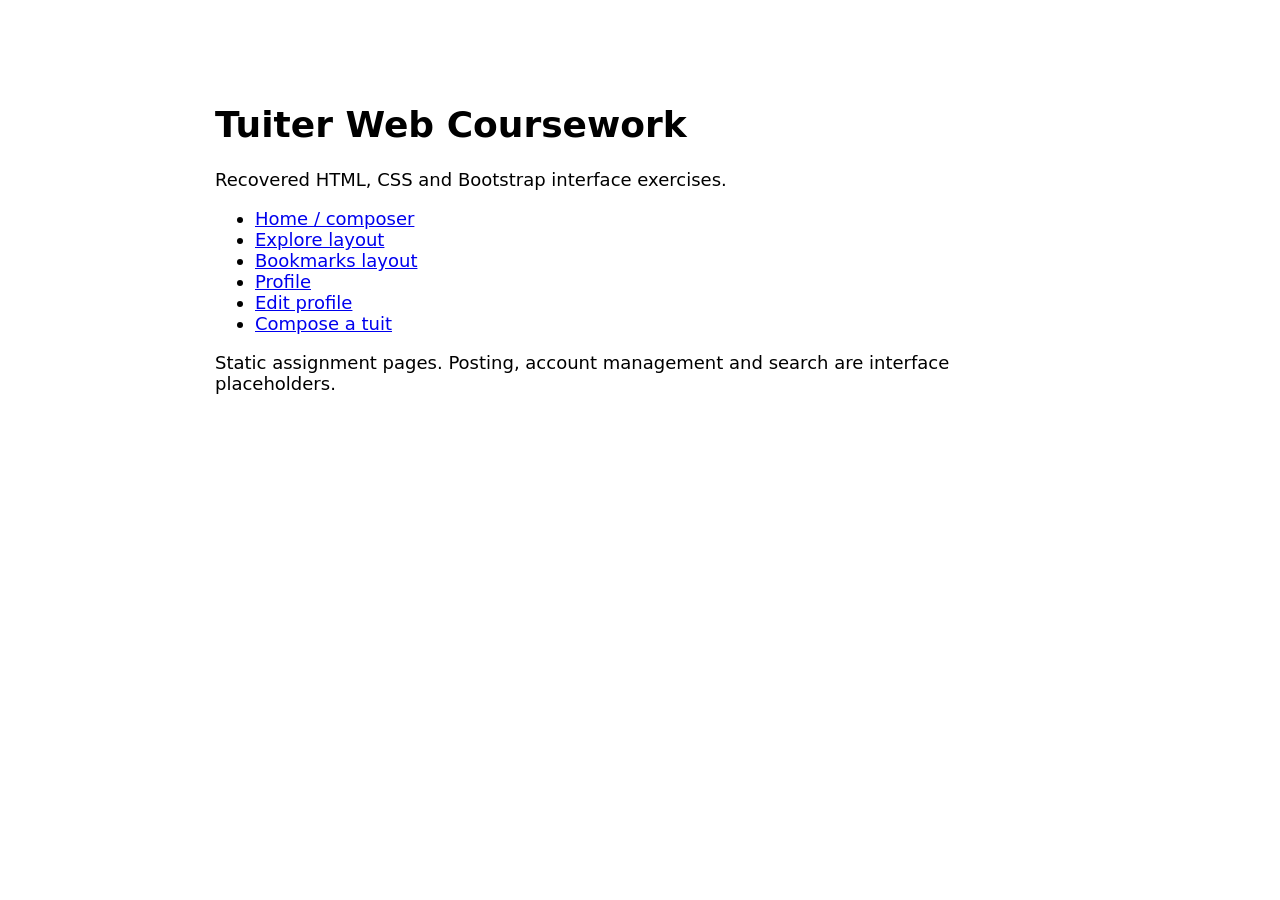
<file: index.html>
<!doctype html><html lang="en"><meta charset="utf-8"><meta name="viewport" content="width=device-width,initial-scale=1"><title>Tuiter Coursework</title><body style="font:18px system-ui;max-width:850px;margin:60px auto;padding:20px"><h1>Tuiter Web Coursework</h1><p>Recovered HTML, CSS and Bootstrap interface exercises.</p><ul><li><a href="home.html">Home / composer</a></li><li><a href="explore/index.html">Explore layout</a></li><li><a href="bookmarks/index.html">Bookmarks layout</a></li><li><a href="profile.html">Profile</a></li><li><a href="edit-profile.html">Edit profile</a></li><li><a href="tuit.html">Compose a tuit</a></li></ul><p>Static assignment pages. Posting, account management and search are interface placeholders.</p></body></html>
</file>
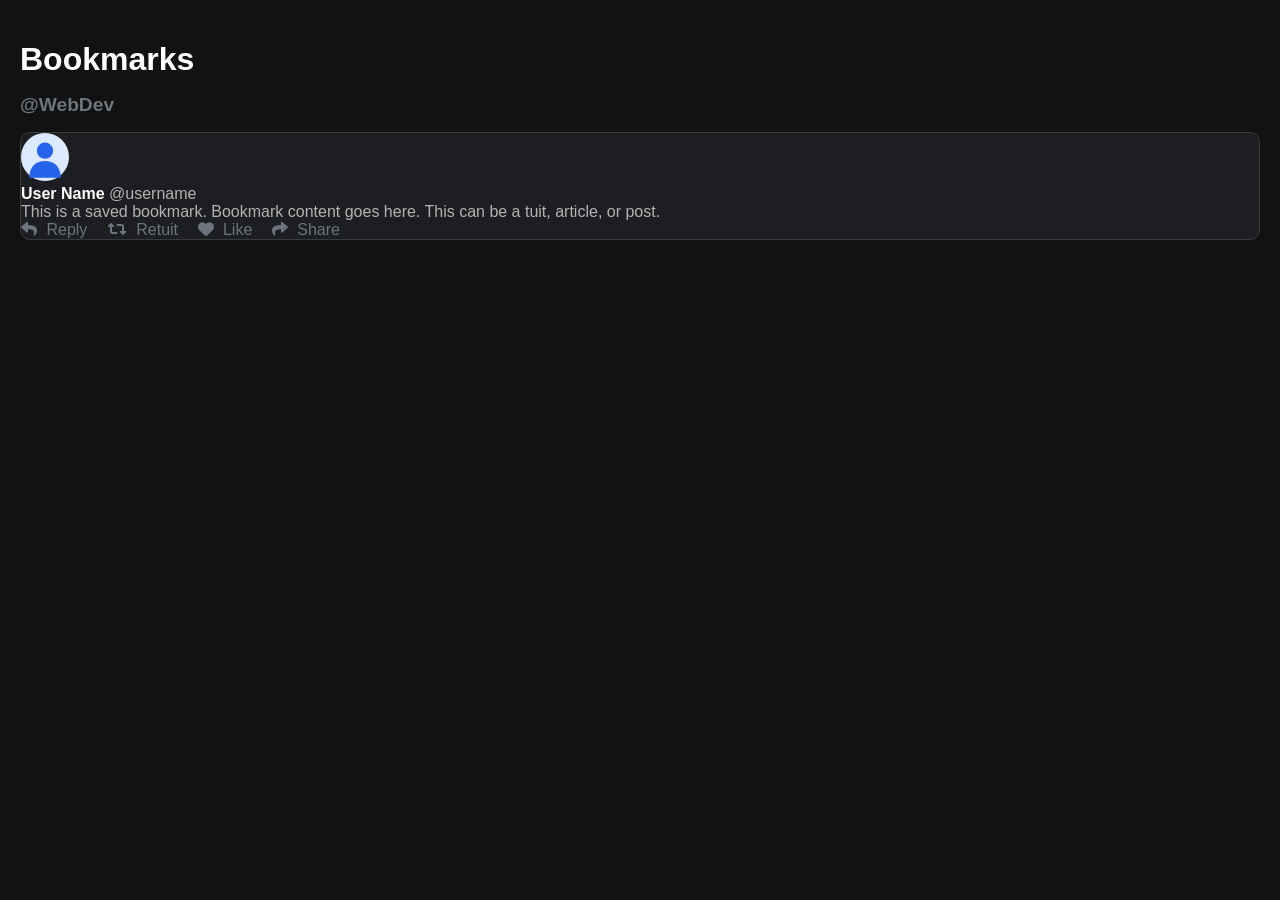
<file: bookmarks/index.html>
<!DOCTYPE html>
<html lang="en">
<head>
    <meta charset="UTF-8">
    <meta name="viewport" content="width=device-width, initial-scale=1.0">
    <title>Tuiter Bookmarks</title>
    <link rel="stylesheet" href="index.css">
    <link rel="stylesheet" href="https://cdnjs.cloudflare.com/ajax/libs/font-awesome/6.0.0-beta3/css/all.min.css">
</head>
<body>
    <div class="container">
        <header class="header">
            <h1>Bookmarks</h1>
            <h2>@WebDev</h2>
        </header>
        
        <!-- Example Bookmark -->
        <div class="bookmark mb-4 p-3">
            <div class="d-flex align-items-start">
                <img src="../assets/avatar.svg" alt="User Avatar" width="48" height="48" class="rounded-circle mr-3">
                <div class="bookmark-content">
                    <p><strong>User Name</strong> <span>@username</span></p>
                    <p>This is a saved bookmark. Bookmark content goes here. This can be a tuit, article, or post.</p>
                    <div class="actions">
                        <a href="#"><i class="fas fa-reply"></i> Reply</a>
                        <a href="#"><i class="fas fa-retweet"></i> Retuit</a>
                        <a href="#"><i class="fas fa-heart"></i> Like</a>
                        <a href="#"><i class="fas fa-share"></i> Share</a>
                    </div>
                </div>
            </div>
        </div>
        <!-- Repeat for more bookmarks -->
    </div>
</body>
</html>
</file>
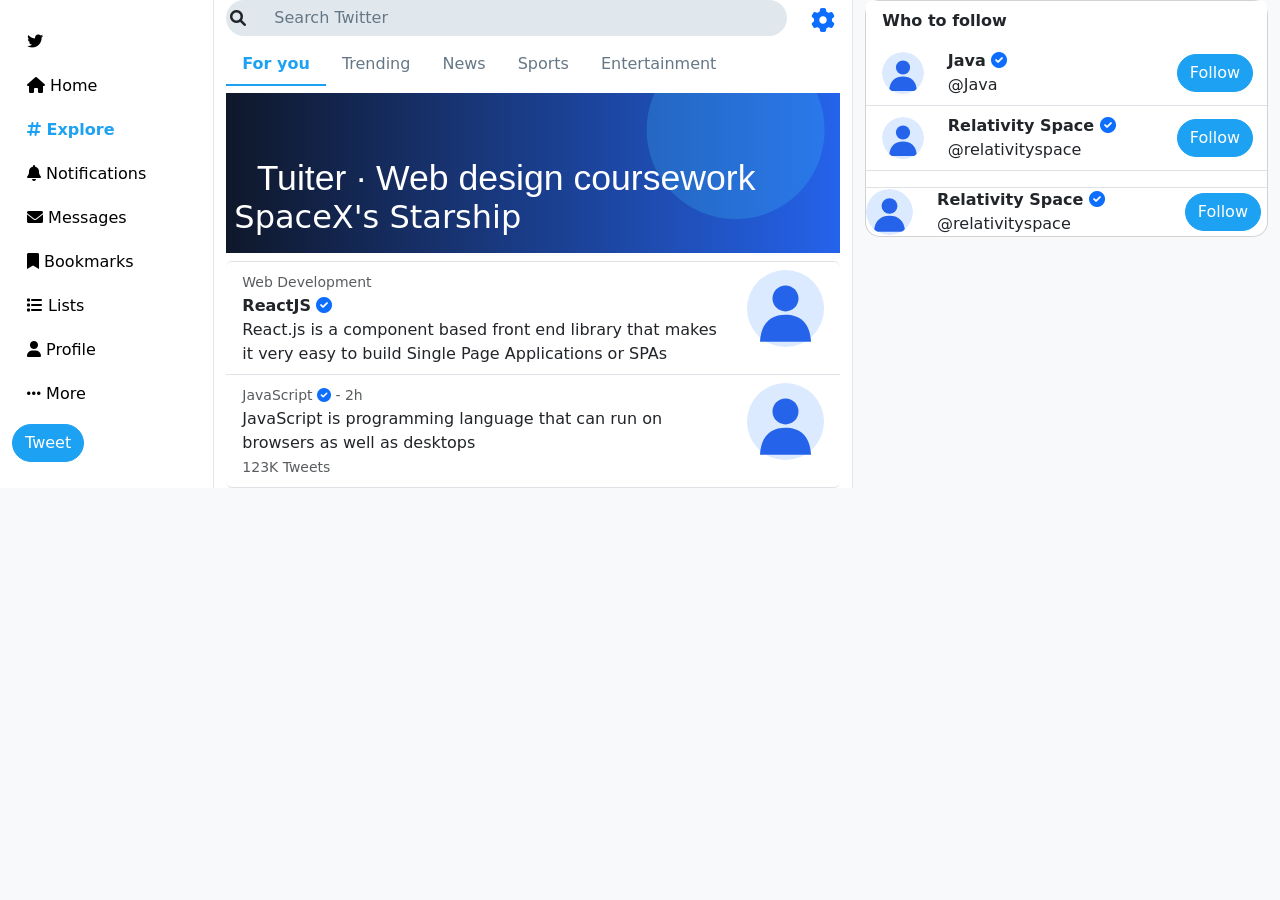
<file: explore/index.html>
<!DOCTYPE html>
<html lang="en">
<head>
    <meta charset="UTF-8">
    <meta name="viewport" content="width=device-width, initial-scale=1.0">
    <title>Tuiter Explore</title>
    <link href="https://cdn.jsdelivr.net/npm/bootstrap@5.1.3/dist/css/bootstrap.min.css" rel="stylesheet">
    <link href="https://cdnjs.cloudflare.com/ajax/libs/font-awesome/6.0.0-beta3/css/all.min.css" rel="stylesheet">
    <link rel="stylesheet" href="index.css">
</head>
<body>
    <div class="container-fluid">
        <div class="row">
            <!-- Left sidebar -->
            <nav class="col-xxl-2 col-xl-2 col-lg-1 col-md-2 d-none d-md-block bg-white sidebar">
                <ul class="nav flex-column">
                    <li class="nav-item"><a class="nav-link" href="index.html"><i class="fab fa-twitter"></i></a></li>
                    <li class="nav-item"><a class="nav-link" href="../home.html"><i class="fas fa-home"></i> <span class="d-none d-xl-inline">Home</span></a></li>
                    <li class="nav-item"><a class="nav-link active" href="index.html"><i class="fas fa-hashtag"></i> <span class="d-none d-xl-inline">Explore</span></a></li>
                    <li class="nav-item"><a class="nav-link" href="notifications.html"><i class="fas fa-bell"></i> <span class="d-none d-xl-inline">Notifications</span></a></li>
                    <li class="nav-item"><a class="nav-link" href="messages.html"><i class="fas fa-envelope"></i> <span class="d-none d-xl-inline">Messages</span></a></li>
                    <li class="nav-item"><a class="nav-link" href="../bookmarks/index.html"><i class="fas fa-bookmark"></i> <span class="d-none d-xl-inline">Bookmarks</span></a></li>
                    <li class="nav-item"><a class="nav-link" href="lists.html"><i class="fas fa-list"></i> <span class="d-none d-xl-inline">Lists</span></a></li>
                    <li class="nav-item"><a class="nav-link" href="../profile.html"><i class="fas fa-user"></i> <span class="d-none d-xl-inline">Profile</span></a></li>
                    <li class="nav-item"><a class="nav-link" href="more.html"><i class="fas fa-ellipsis-h"></i> <span class="d-none d-xl-inline">More</span></a></li>
                </ul>
                <button class="btn btn-primary rounded-pill mt-2">Tweet</button>
            </nav>

            <!-- Main content -->
            <main class="col-xxl-6 col-xl-6 col-lg-7 col-md-10 col-sm-12 main-content">
                <div class="row mb-2">
                    <div class="col-11 position-relative">
                        <input class="form-control rounded-pill ps-5" type="text" placeholder="Search Twitter">
                        <i class="fas fa-search position-absolute top-50 start-0 translate-middle-y ms-3"></i>
                    </div>
                    <div class="col-1">
                        <i class="fas fa-cog mt-2 fs-4 text-primary"></i>
                    </div>
                </div>

                <ul class="nav nav-tabs mb-2">
                    <li class="nav-item"><a class="nav-link active" href="#">For you</a></li>
                    <li class="nav-item"><a class="nav-link" href="#">Trending</a></li>
                    <li class="nav-item"><a class="nav-link" href="#">News</a></li>
                    <li class="nav-item"><a class="nav-link" href="#">Sports</a></li>
                    <li class="nav-item"><a class="nav-link" href="#">Entertainment</a></li>
                </ul>

                <div class="position-relative mb-2">
                    <img src="../assets/banner.svg" class="img-fluid" alt="SpaceX Starship">
                    <h2 class="position-absolute bottom-0 start-0 text-white p-2">SpaceX's Starship</h2>
                </div>

                <ul class="list-group">
                    <li class="list-group-item">
                        <div class="row">
                            <div class="col-10">
                                <small class="text-muted">Web Development</small>
                                <div class="fw-bold">ReactJS <i class="fas fa-check-circle text-primary"></i></div>
                                <p class="mb-0">React.js is a component based front end library that makes it very easy to build Single Page Applications or SPAs</p>
                            </div>
                            <div class="col-2">
                                <img src="../assets/avatar.svg" class="img-fluid" alt="React logo">
                            </div>
                        </div>
                    </li>
                    <li class="list-group-item">
                        <div class="row">
                            <div class="col-10">
                                <small class="text-muted">JavaScript <i class="fas fa-check-circle text-primary"></i> - 2h</small>
                                <p class="mb-0">JavaScript is programming language that can run on browsers as well as desktops</p>
                                <small class="text-muted">123K Tweets</small>
                            </div>
                            <div class="col-2">
                                <img src="../assets/avatar.svg" class="img-fluid" alt="JavaScript logo">
                            </div>
                        </div>
                    </li>
                    <!-- Add more list items for other topics -->
                </ul>
            </main>

            <!-- Right sidebar -->
            <aside class="col-xxl-4 col-xl-4 col-lg-4 d-none d-lg-block">
                <div class="card">
                    <div class="card-header">
                        Who to follow
                    </div>
                    <ul class="list-group list-group-flush">
                        <li class="list-group-item">
                            <div class="row align-items-center">
                                <div class="col-2">
                                    <img src="../assets/avatar.svg" class="rounded-circle img-fluid" alt="Java">
                                </div>
                                <div class="col-7">
                                    <div class="fw-bold">Java <i class="fas fa-check-circle text-primary"></i></div>
                                    <div>@Java</div>
                                </div>
                                <div class="col-3">
                                    <button class="btn btn-primary rounded-pill">Follow</button>
                                </div>
                                <div>
                                    <li class="list-group-item">
                                        <div class="row align-items-center">
                                            <div class="col-2">
                                                <img src="../assets/avatar.svg" class="rounded-circle img-fluid" alt="Java">
                                            </div>
                                            <div class="col-7">
                                                <div class="fw-bold">Relativity Space <i class="fas fa-check-circle text-primary"></i></div>
                                                <div>@relativityspace</div>
                                            </div>
                                            <div class="col-3">
                                                <button class="btn btn-primary rounded-pill">Follow</button>

                                </div>
                                <div>
                                    <li class="list-group-item"></li>
                                        <div class="row align-items-center">
                                            <div class="col-2">
                                                <img src="../assets/avatar.svg" class="rounded-circle img-fluid" alt="Java">
                                            </div>
                                            <div class="col-7">
                                                <div class="fw-bold">Relativity Space <i class="fas fa-check-circle text-primary"></i></div>
                                                <div>@relativityspace</div>
                                            </div>
                                            <div class="col-3">
                                                <button class="btn btn-primary rounded-pill">Follow</button>
                                                
                                </div>
                            </div>
                        </li>
                        <!-- Add more list items for other accounts to follow -->
                    </ul>
                </div>
            </aside>
        </div>
    </div>

    <script src="https://cdn.jsdelivr.net/npm/bootstrap@5.1.3/dist/js/bootstrap.bundle.min.js"></script>
</body>
</html>
</file>
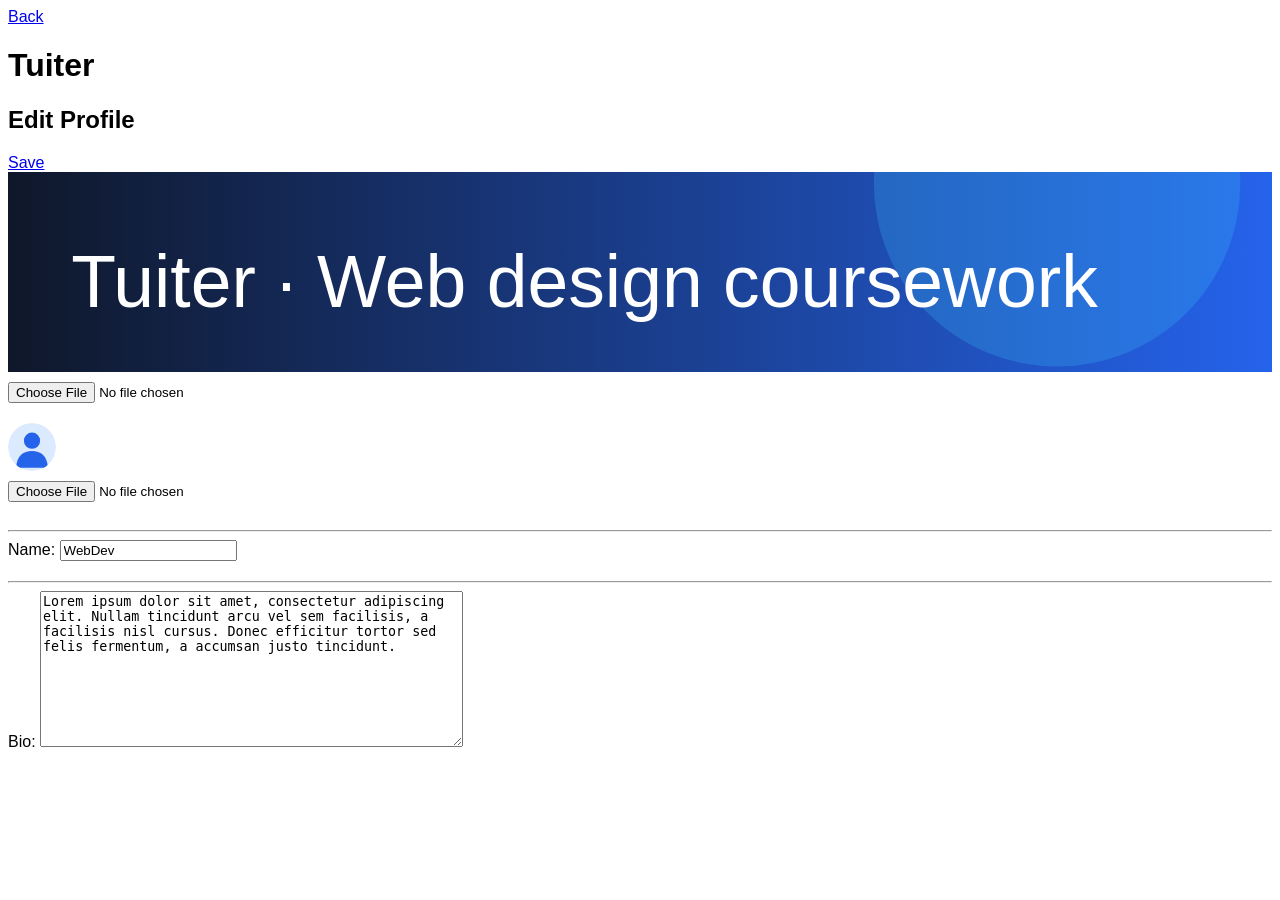
<file: edit-profile.html>
<!DOCTYPE html>
<html lang="en">
<head>
    <meta charset="UTF-8">
    <meta name="viewport" content="width=device-width, initial-scale=1.0">
    <title>Edit Profile - Tuiter</title>
    <style>
        body {
            font-family: Arial, sans-serif;
        }
        .banner, .avatar {
            display: block;
            margin-bottom: 10px;
        }
        .banner {
            width: 100%;
            height: 200px;
            object-fit: cover;
        }
        .avatar {
            width: 48px;
            height: 48px;
            border-radius: 50%;
        }
        .input-group {
            margin-bottom: 20px;
        }
    </style>
</head>
<body>
    <!-- Back button to the profile screen -->
    <a href="profile.html">Back</a>
    
    <!-- Tuiter and Edit Profile headers -->
    <h1>Tuiter</h1>
    <h2>Edit Profile</h2>

    <!-- Save link to navigate back to profile page -->
    <a href="profile.html">Save</a>

    <!-- Banner image and file input for updating banner -->
    <img src="assets/banner.svg" alt="Banner Image" class="banner">
    <input type="file" accept="image/*" class="input-group">

    <!-- Avatar image and file input for updating avatar -->
    <img src="assets/avatar.svg" alt="Avatar Image" class="avatar">
    <input type="file" accept="image/*" class="input-group">

    <!-- Horizontal line separator -->
    <hr>

    <!-- Name input field with label -->
    <div class="input-group">
        <label for="name">Name:</label>
        <input type="text" id="name" name="name" placeholder="Name" value="WebDev">
    </div>

    <!-- Horizontal line separator -->
    <hr>

    <!-- Bio textarea with label -->
    <div class="input-group">
        <label for="bio">Bio:</label>
        <textarea id="bio" name="bio" rows="10" cols="50" placeholder="Bio">Lorem ipsum dolor sit amet, consectetur adipiscing elit. Nullam tincidunt arcu vel sem facilisis, a facilisis nisl cursus. Donec efficitur tortor sed felis fermentum, a accumsan justo tincidunt.</textarea>
    </div>
</body>
</html>
</file>
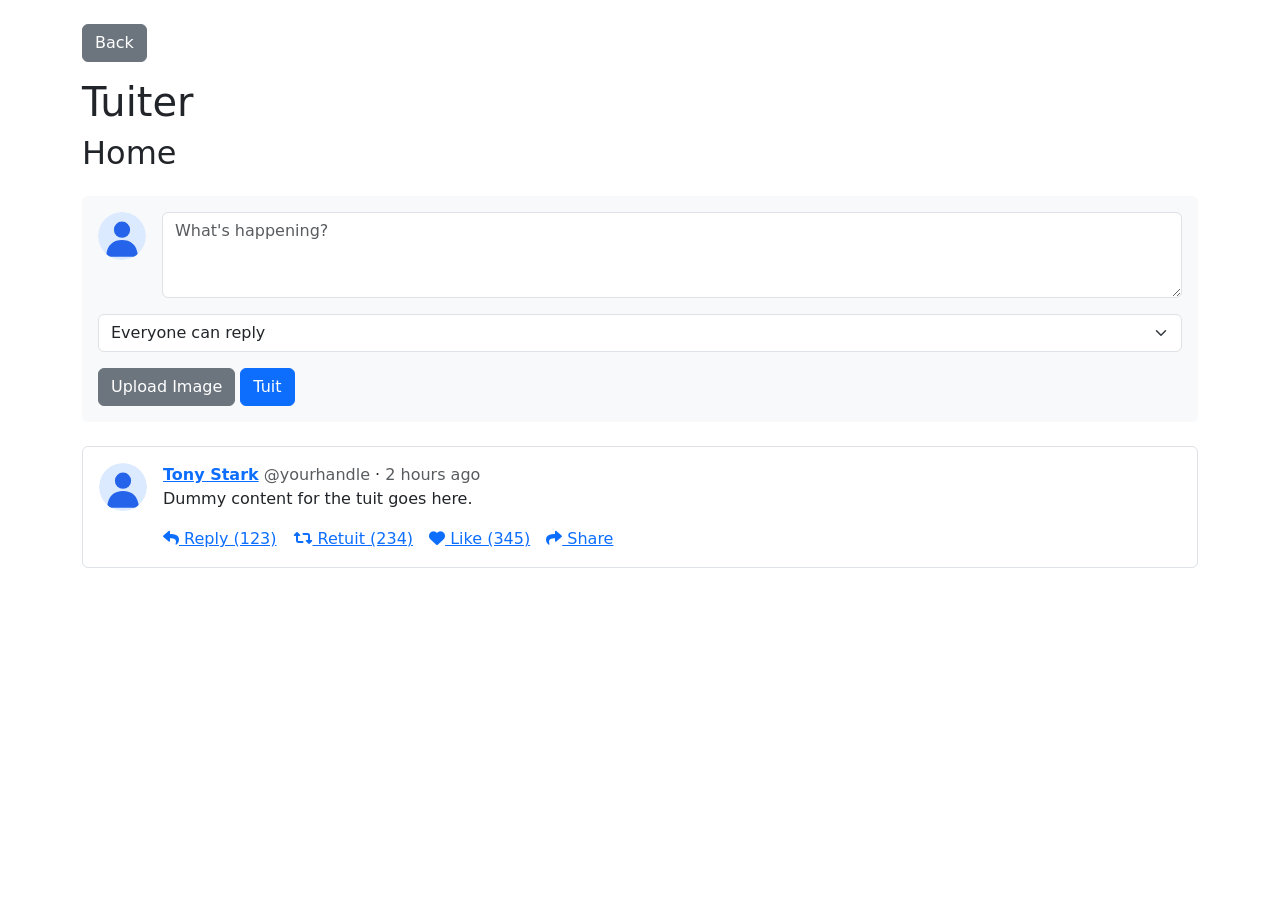
<file: home.html>
<!DOCTYPE html>
<html lang="en">
<head>
    <meta charset="UTF-8">
    <meta name="viewport" content="width=device-width, initial-scale=1.0">
    <title>Tuiter Home</title>
   
    <link href="https://cdn.jsdelivr.net/npm/bootstrap@5.3.0-alpha1/dist/css/bootstrap.min.css" rel="stylesheet">
    
    <link href="https://cdnjs.cloudflare.com/ajax/libs/font-awesome/6.0.0-beta3/css/all.min.css" rel="stylesheet">
    <link rel="stylesheet" href="styles.css">
</head>
<body class="container mt-4">
    <a href="navigation.html" class="btn btn-secondary mb-3">Back</a>
    
    <header class="mb-4">
        <h1>Tuiter</h1>
        <h2>Home</h2>
    </header>

   
    <div class="mb-4 p-3 bg-light rounded">
        <div class="d-flex align-items-start">
            <img src="assets/avatar.svg" alt="Owner" width="48" height="48" class="rounded-circle me-3">
            <textarea class="form-control" placeholder="What's happening?" rows="3"></textarea>
        </div>
        <div class="mt-3">
            <select class="form-select">
                <option value="EVERYONE">Everyone can reply</option>
                <option value="FOLLOWING">People you follow</option>
                <option value="MENTIONED">Only people you mention</option>
            </select>
            <div class="mt-3">
                <button class="btn btn-secondary">Upload Image</button>
                <button class="btn btn-primary">Tuit</button>
            </div>
        </div>
    </div>

  
    <ul class="list-unstyled">
        <li class="mb-4 p-3 bg-white rounded border">
            <div class="d-flex align-items-start">
                <img src="assets/avatar.svg" alt="User" width="48" height="48" class="rounded-circle me-3">
                <div>
                    <a href="profile.html" class="fw-bold">Tony Stark</a> 
                    <span class="text-muted">@yourhandle</span> · 
                    <time class="text-muted">2 hours ago</time>
                    <p>Dummy content for the tuit goes here.</p>
                   
                    <div class="d-flex">
                        <a href="reply.html" class="me-3"><i class="fas fa-reply"></i> Reply (123)</a>
                        <a href="retuit.html" class="me-3"><i class="fas fa-retweet"></i> Retuit (234)</a>
                        <a href="like.html" class="me-3"><i class="fas fa-heart"></i> Like (345)</a>
                        <a href="share.html"><i class="fas fa-share"></i> Share</a>
                    </div>
                </div>
            </div>
        </li>

        
    </ul>

   
    <script src="https://cdn.jsdelivr.net/npm/@popperjs/core@2.11.6/dist/umd/popper.min.js"></script>
    <script src="https://cdn.jsdelivr.net/npm/bootstrap@5.3.0-alpha1/dist/js/bootstrap.min.js"></script>
</body>
</html>
</file>
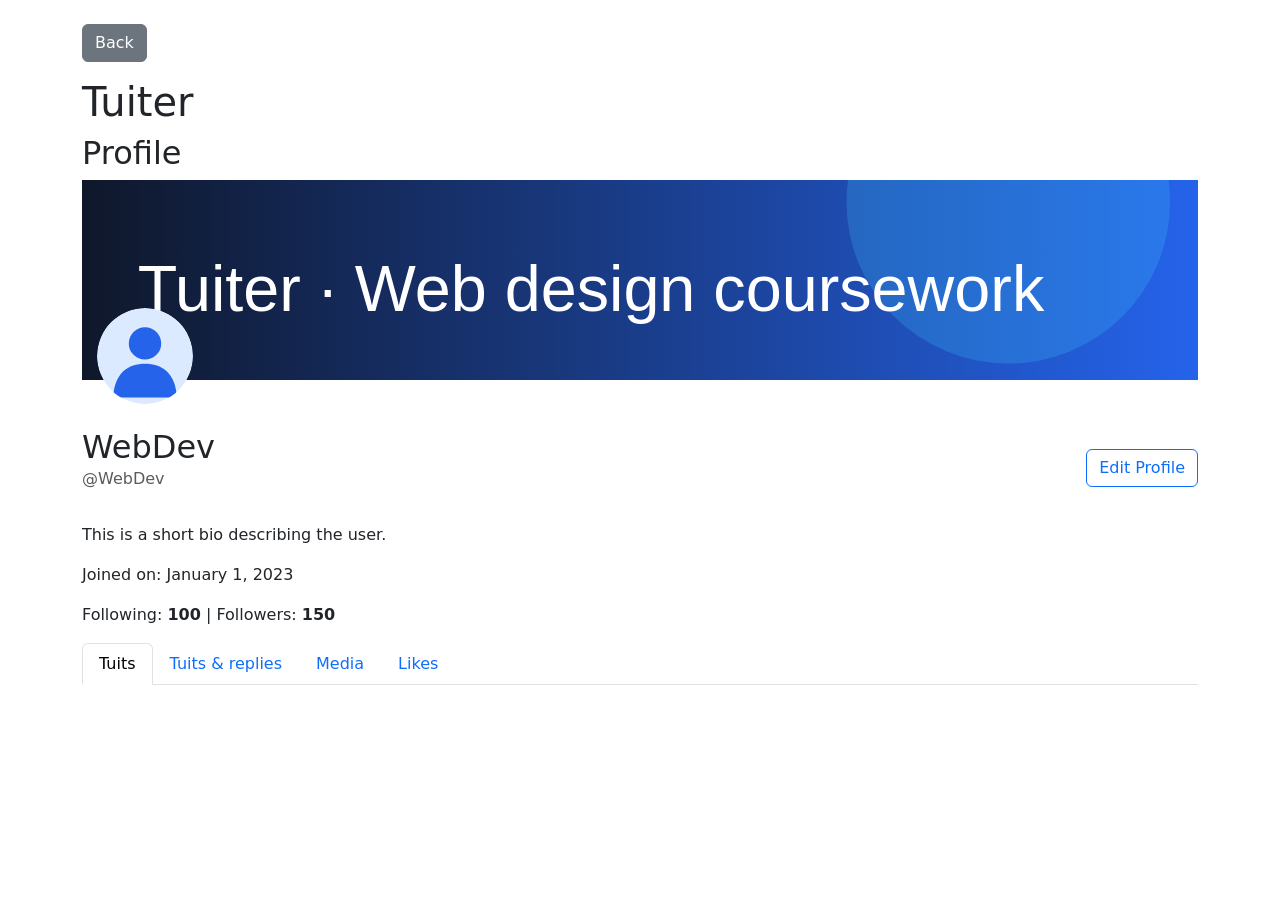
<file: profile.html>
<!DOCTYPE html>
<html lang="en">
<head>
    <meta charset="UTF-8">
    <meta name="viewport" content="width=device-width, initial-scale=1.0">
    <title>Tuiter Profile</title>
    <!-- Bootstrap CSS -->
    <link href="https://cdn.jsdelivr.net/npm/bootstrap@5.3.0-alpha1/dist/css/bootstrap.min.css" rel="stylesheet">
    <!-- FontAwesome CSS -->
    <link href="https://cdnjs.cloudflare.com/ajax/libs/font-awesome/6.0.0-beta3/css/all.min.css" rel="stylesheet">
    <link rel="stylesheet" href="styles.css">
</head>
<body class="container mt-4">

    <!-- Back Button -->
    <a href="navigation.html" class="btn btn-secondary mb-3">Back</a>

    <!-- Profile Header -->
    <h1>Tuiter</h1>
    <h2>Profile</h2>

    <!-- Banner Image -->
    <div class="position-relative mb-3">
        <img src="assets/banner.svg" alt="Banner" style="width: 100%; height: 200px; object-fit: cover;">
        <img src="assets/avatar.svg" alt="User" class="rounded-circle position-absolute" style="bottom: -24px; left: 15px;" width="96" height="96">
    </div>

    <!-- Profile Info -->
    <div class="mt-5 mb-3 d-flex justify-content-between align-items-center">
        <div>
            <h2 class="mb-0">WebDev</h2>
            <p class="text-muted">@WebDev</p>
        </div>
        <a href="edit-profile.html" class="btn btn-outline-primary">Edit Profile</a>
    </div>
    
    <p>This is a short bio describing the user.</p>
    <p>Joined on: January 1, 2023</p>
    <p>Following: <strong>100</strong> | Followers: <strong>150</strong></p>

    <!-- Navigation for Tuits -->
    <nav class="nav nav-tabs mb-3">
        <a class="nav-link active" href="tuits.html">Tuits</a>
        <a class="nav-link" href="tuits-and-replies.html">Tuits & replies</a>
        <a class="nav-link" href="media.html">Media</a>
        <a class="nav-link" href="likes.html">Likes</a>
    </nav>

    <!-- Add Profile Tuits Section Here -->

    <!-- Bootstrap JS and Popper.js -->
    <script src="https://cdn.jsdelivr.net/npm/@popperjs/core@2.11.6/dist/umd/popper.min.js"></script>
    <script src="https://cdn.jsdelivr.net/npm/bootstrap@5.3.0-alpha1/dist/js/bootstrap.min.js"></script>
</body>
</html>
</file>
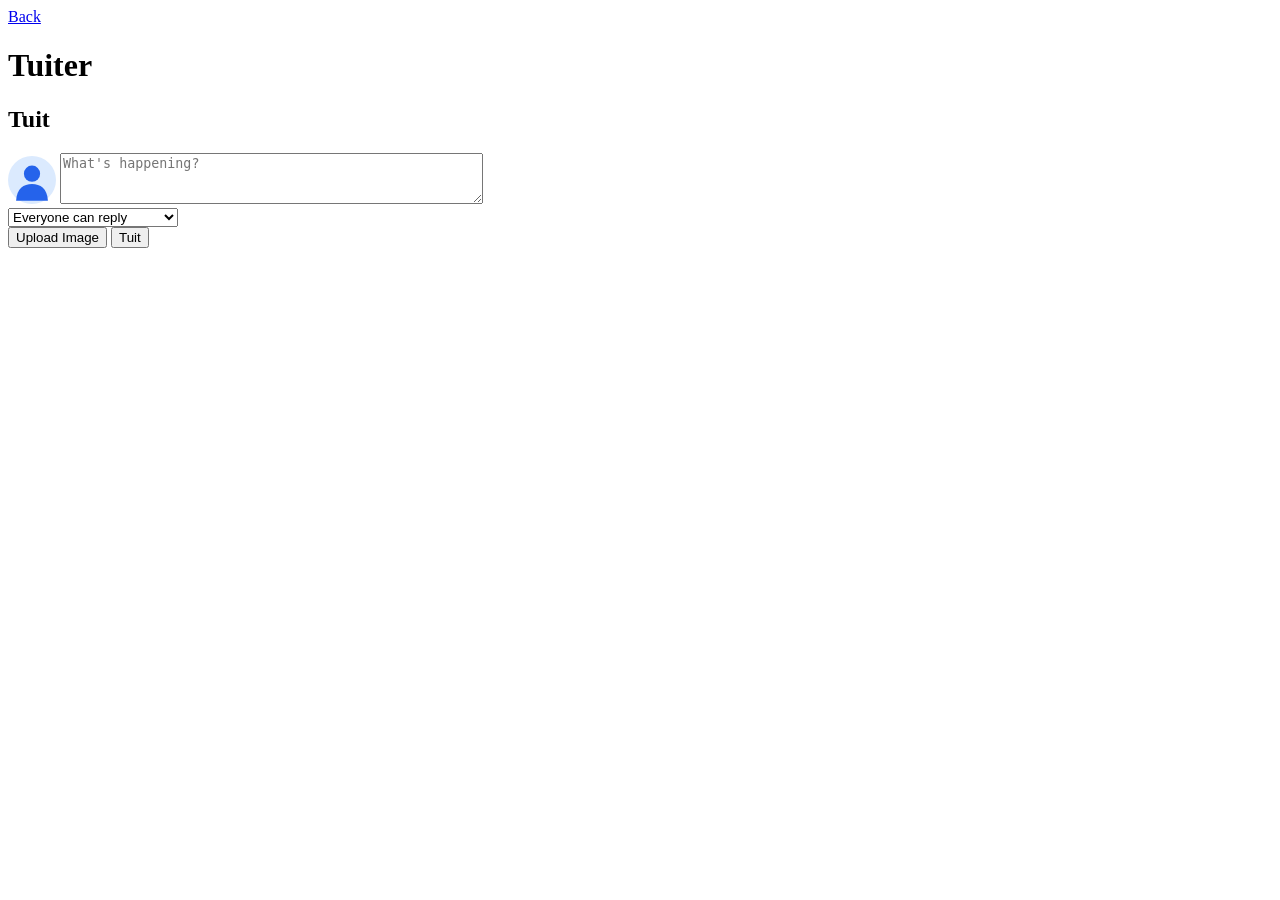
<file: tuit.html>
<!DOCTYPE html>
<html lang="en">
<head>
    <meta charset="UTF-8">
    <meta name="viewport" content="width=device-width, initial-scale=1.0">
    <title>Post a New Tuit</title>
    <style>
        img {
            width: 48px;
            height: 48px;
        }
    </style>
</head>
<body>
    <!-- Back link to the navigation screen -->
    <a href="navigation.html">Back</a>
    
    <!-- Tuiter and Tuit headers -->
    <h1>Tuiter</h1>
    <h2>Tuit</h2>

    <!-- Account owner image -->
    <img src="assets/avatar.svg" alt="Account Owner Image">

    <!-- Textarea for new tuits -->
    <textarea placeholder="What's happening?" rows="3" cols="50"></textarea><br>

    <!-- Dropdown for reply options -->
    <select>
        <option value="EVERYONE" selected>Everyone can reply</option>
        <option value="FOLLOWING">People you follow</option>
        <option value="MENTIONED">Only people you mention</option>
    </select><br>

    <!-- Buttons for uploading image and creating a new tuit -->
    <button type="button">Upload Image</button>
    <button type="button">Tuit</button>
</body>
</html>
</file>
<file: bookmarks/index.css>
/* General body styling */
body {
    background-color: #121212;
    color: #ffffff;
    font-family: Arial, sans-serif;
    margin: 0;
    padding: 0;
}

.container {
    padding: 20px;
}

.header h1 {
    font-size: 2rem;
    margin-bottom: 10px;
}

.header h2 {
    font-size: 1.2rem;
    color: #6c757d;
}

/* Bookmark Styling */
.bookmark {
    background-color: #1c1e21;
    border: 1px solid #3a3b3c;
    border-radius: 10px;
}

.bookmark-content p {
    margin: 0;
    color: #b3b3b3;
}

.bookmark-content strong {
    color: #ffffff;
}

.bookmark img {
    margin-right: 10px;
}

/* Action buttons */
.actions a {
    color: #6c757d;
    margin-right: 15px;
    text-decoration: none;
}

.actions a:hover {
    color: rgb(29, 161, 242);
}

.actions i {
    margin-right: 5px;
}
</file>
<file: explore/index.css>
body {
    background-color: #f8f9fa;
}

.sidebar {
    padding-top: 20px;
}

.sidebar .nav-link {
    color: #000;
    padding: 10px 15px;
}

.sidebar .nav-link.active {
    color: #1da1f2;
    font-weight: bold;
}

.sidebar .nav-link:hover {
    background-color: rgba(29, 161, 242, 0.1);
    border-radius: 30px;
}

.main-content {
    border-left: 1px solid #e1e8ed;
    border-right: 1px solid #e1e8ed;
    background-color: white;
}

.form-control {
    background-color: #e1e8ed;
    border: none;
}

.form-control::placeholder {
    color: #657786;
}

.nav-tabs {
    border-bottom: none;
}

.nav-tabs .nav-link {
    color: #657786;
    border: none;
}

.nav-tabs .nav-link.active {
    color: #1da1f2;
    font-weight: bold;
    border-bottom: 2px solid #1da1f2;
}

.list-group-item {
    border-left: none;
    border-right: none;
}

.btn-primary {
    background-color: #1da1f2;
    border-color: #1da1f2;
}

.btn-primary:hover {
    background-color: #1a91da;
    border-color: #1a91da;
}

.card {
    border-radius: 15px;
}

.card-header {
    background-color: white;
    border-bottom: none;
    font-weight: bold;
}

@media (max-width: 1199px) {
    .sidebar .nav-link span {
        display: none;
    }
}

@media (max-width: 991px) {
    .main-content {
        border-right: none;
    }
}
</file>
<file: styles.css>
/* Publication-only asset sizing; Bootstrap layouts remain from coursework. */
img{max-width:100%;object-fit:cover} textarea{max-width:100%}
</file>
